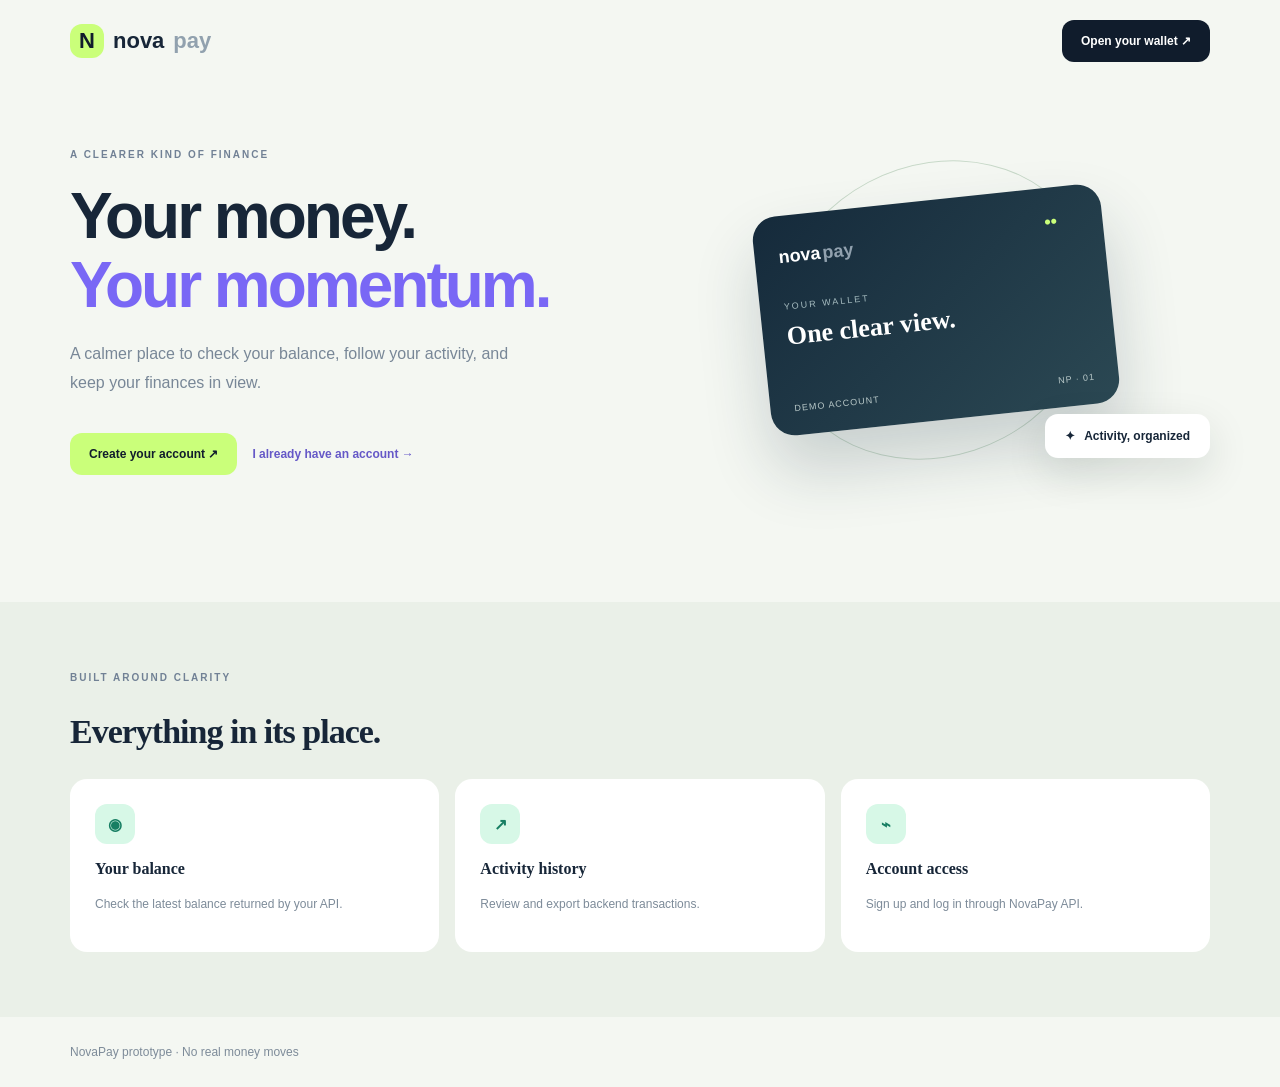
<file: index.html>
<!doctype html><html lang="en"><head><meta charset="utf-8"><meta name="viewport" content="width=device-width,initial-scale=1"><title>NovaPay — Money, made clearer</title><link rel="stylesheet" href="css/styles.css"></head><body class="landing"><header class="wrap header"><a class="brand" href="index.html"><b>N</b> nova<span>pay</span></a><a class="btn" href="auth.html">Open your wallet ↗</a></header><main class="wrap hero"><section><small class="eyebrow">A CLEARER KIND OF FINANCE</small><h1>Your money.<br><em>Your momentum.</em></h1><p>A calmer place to check your balance, follow your activity, and keep your finances in view.</p><a class="btn primary" href="auth.html?mode=signup">Create your account ↗</a><a class="plain-link" href="auth.html">I already have an account →</a></section><aside class="hero-art"><div class="orbit"></div><div class="wallet"><div class="brand">nova<span>pay</span><b>••</b></div><small>YOUR WALLET</small><h2>One clear view.</h2><footer>DEMO ACCOUNT <span>NP · 01</span></footer></div><div class="float-card">✦ &nbsp; Activity, organized</div></aside></main><section class="features"><div class="wrap"><small class="eyebrow">BUILT AROUND CLARITY</small><h2>Everything in its place.</h2><div class="feature-grid"><article><b>◉</b><h3>Your balance</h3><p>Check the latest balance returned by your API.</p></article><article><b>↗</b><h3>Activity history</h3><p>Review and export backend transactions.</p></article><article><b>⌁</b><h3>Account access</h3><p>Sign up and log in through NovaPay API.</p></article></div></div></section><footer class="wrap footer">NovaPay prototype · No real money moves</footer></body></html>
</file>
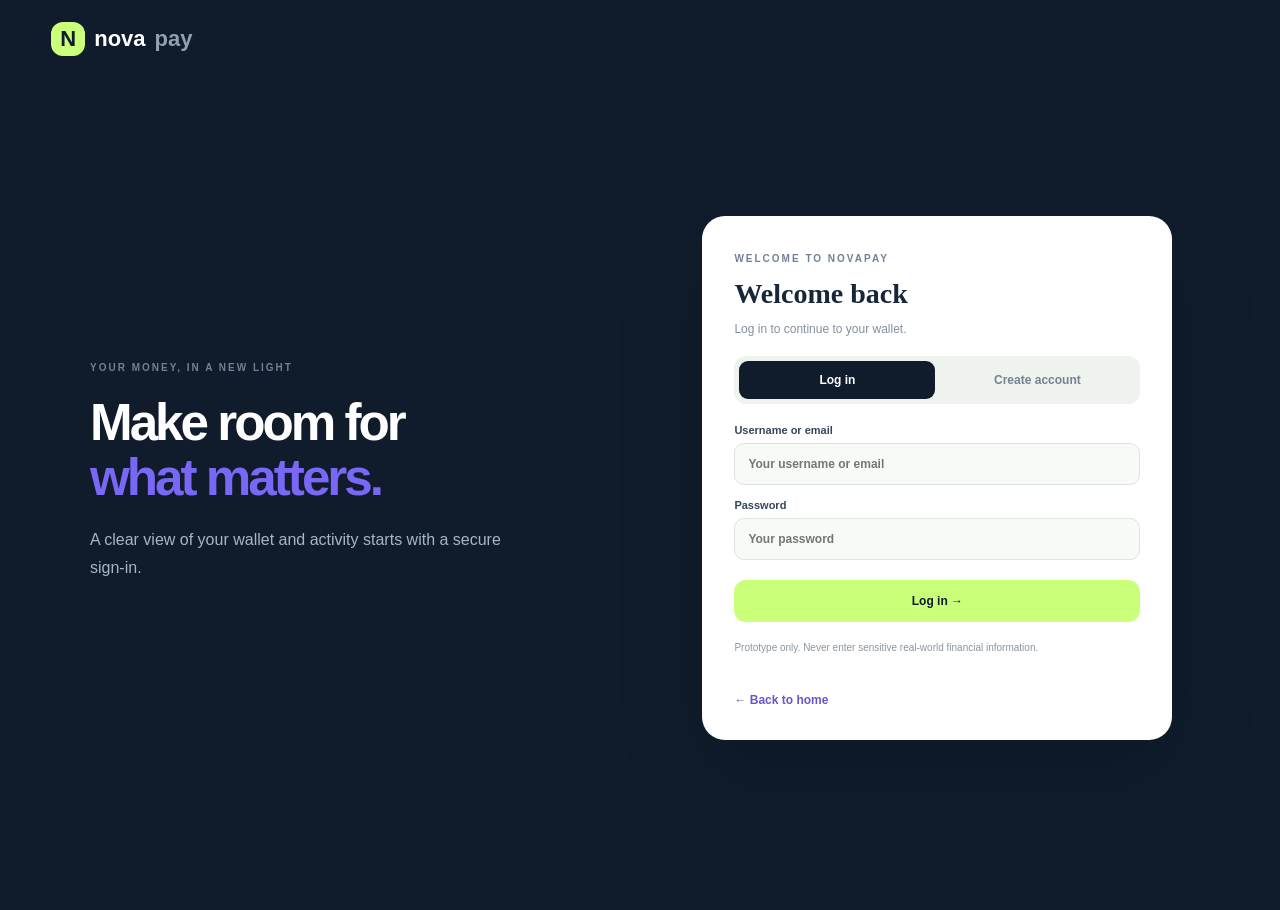
<file: app.html>
<!doctype html><html lang="en"><head><meta charset="utf-8"><meta name="viewport" content="width=device-width,initial-scale=1"><title>NovaPay dashboard</title><link rel="stylesheet" href="css/styles.css"></head><body class="dash-page"><aside class="sidebar" id="sidebar"><a class="brand" href="index.html"><b>N</b> nova<span>pay</span></a><small class="eyebrow">WORKSPACE</small><button class="nav active" data-view="overview">▦ &nbsp; Overview</button><button class="nav" data-view="transactions">↔ &nbsp; Transactions</button><button class="nav" data-view="profile">◎ &nbsp; Profile</button><div class="side-status">● &nbsp; API-connected prototype</div><button id="logout-btn" class="nav logout">↪ &nbsp; Log out</button><div class="side-user"><b id="side-avatar">N</b><span id="side-name">NovaPay user<small id="side-email"></small></span></div></aside><main class="dash-main"><header class="topbar"><button id="mobile-menu" class="mobile-only">☰</button><span>Workspace / <b id="crumb">Overview</b></span><div><button id="refresh-btn" class="icon-btn">↻ Refresh</button><b class="avatar" id="top-avatar">N</b></div></header><div class="content"><div id="global-message" class="message" hidden></div><section id="view-overview" class="view"><div class="page-title"><div><small class="eyebrow">YOUR MONEY, AT A GLANCE</small><h1>Good to see you, <span id="welcome-name">there</span> ✦</h1><p>Here’s what’s happening with your wallet.</p></div><button class="btn primary" id="export-btn">Export activity ↓</button></div><div class="stats"><article class="balance-card"><div class="between">Total balance <button id="balance-toggle">Hide</button></div><h2 id="big-balance">Loading…</h2><hr><small>Available wallet balance</small><strong id="available-balance">Loading…</strong></article><article class="stat"><small>Money in</small><h2 id="money-in">—</h2><p>Based on returned transactions</p></article><article class="stat"><small>Money out</small><h2 id="money-out">—</h2><p>Based on returned transactions</p></article></div><section class="panel"><div class="between"><div><h2>Recent transactions</h2><p>Your latest wallet activity</p></div><button class="plain-btn" data-view="transactions">View all ↗</button></div><div class="table-wrap"><table><thead><tr><th>Transaction</th><th>Date</th><th>Status</th><th class="right">Amount</th></tr></thead><tbody id="transaction-list"></tbody></table></div><div id="empty-transactions" class="empty" hidden>No transactions returned by your account yet.</div></section><div class="note">✦ <b>Prototype mode</b> — wallet and transaction data are read from your API. Transfers need a dedicated backend endpoint.</div></section><section id="view-transactions" class="view" hidden><div class="page-title"><div><small class="eyebrow">YOUR ACTIVITY</small><h1>Transactions</h1><p>Activity returned by your backend.</p></div><button class="btn primary" id="export-btn-2">Export CSV ↓</button></div><section class="panel"><h2>All transactions</h2><p id="transaction-count">Loading…</p><div class="table-wrap"><table><thead><tr><th>Transaction</th><th>Date</th><th>Status</th><th class="right">Amount</th></tr></thead><tbody id="all-transaction-list"></tbody></table></div><div id="all-empty-transactions" class="empty" hidden>No transactions returned by your account yet.</div></section></section><section id="view-profile" class="view" hidden><small class="eyebrow">ACCOUNT DETAILS</small><h1>Your profile</h1><section class="panel profile"><div class="profile-top"><b id="profile-avatar">N</b><div><h2 id="profile-name">—</h2><p id="profile-username">—</p></div></div><div class="profile-grid"><div><small>Username</small><strong id="profile-username-2">—</strong></div><div><small>Email</small><strong id="profile-email">—</strong></div><div><small>Currency</small><strong id="profile-currency">EGP</strong></div><div><small>Session</small><strong>Authenticated</strong></div></div><p class="footnote">Profile editing is not supported by the current backend.</p></section></section></div></main><div id="toast" class="toast"></div><script src="js/config.js"></script><script src="js/api.js"></script><script src="js/app.js"></script></body></html>
</file>
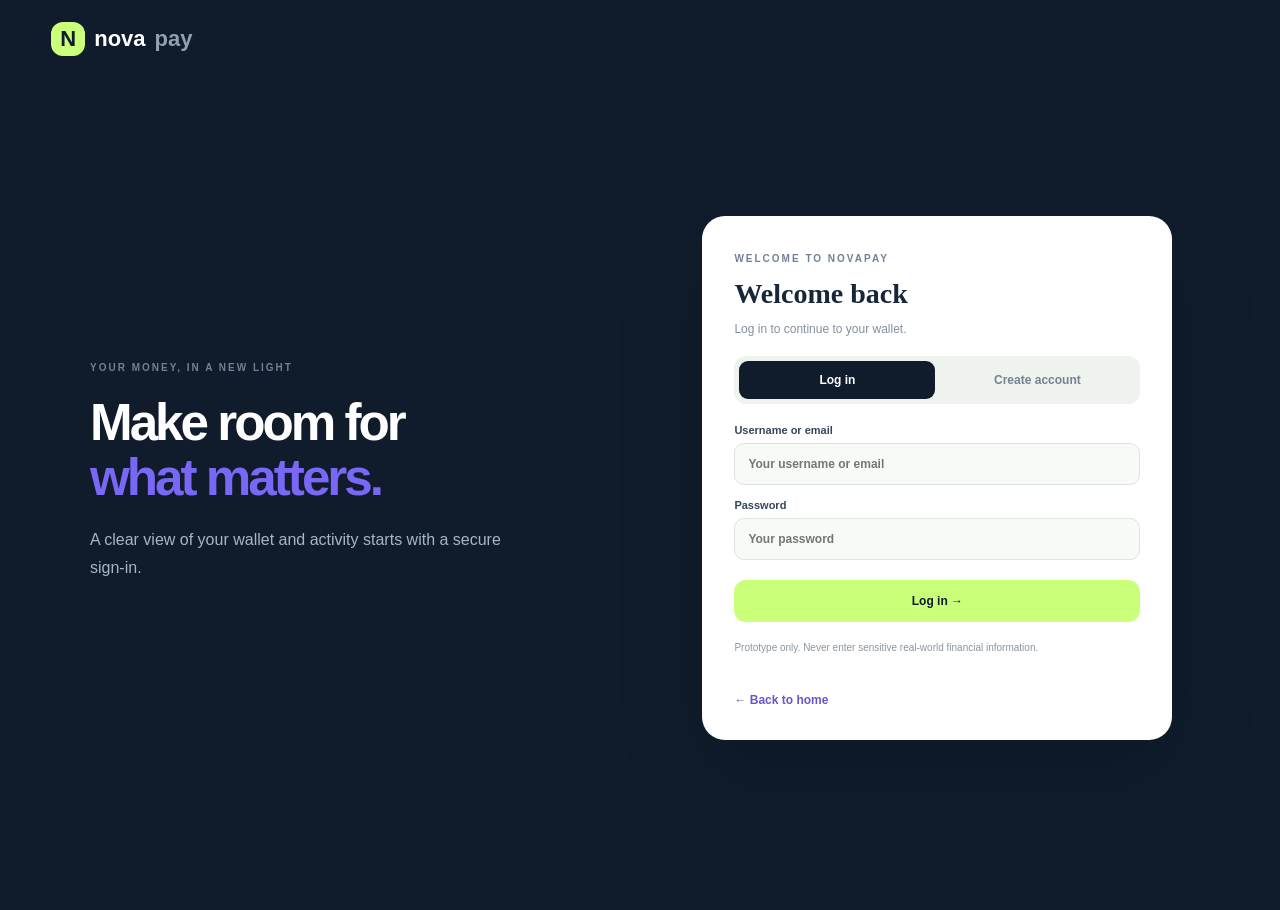
<file: auth.html>
<!doctype html><html lang="en"><head><meta charset="utf-8"><meta name="viewport" content="width=device-width,initial-scale=1"><title>Sign in — NovaPay</title><link rel="stylesheet" href="css/styles.css"></head><body class="auth-page"><a class="brand auth-brand" href="index.html"><b>N</b> nova<span>pay</span></a><main class="auth-layout"><section class="auth-story"><small class="eyebrow">YOUR MONEY, IN A NEW LIGHT</small><h1>Make room for<br><em>what matters.</em></h1><p>A clear view of your wallet and activity starts with a secure sign-in.</p></section><section class="auth-panel"><small class="eyebrow">WELCOME TO NOVAPAY</small><h2 id="auth-title">Welcome back</h2><p id="auth-subtitle">Log in to continue to your wallet.</p><div class="tabs"><button id="login-tab" class="active" type="button">Log in</button><button id="signup-tab" type="button">Create account</button></div><div id="auth-message" class="message" hidden></div><form id="login-form"><label>Username or email<input name="identifier" autocomplete="username" required placeholder="Your username or email"></label><label>Password<input name="password" type="password" required autocomplete="current-password" placeholder="Your password"></label><button class="btn primary full" type="submit">Log in →</button></form><form id="signup-form" hidden><label>Full name<input name="full_name" required placeholder="Your full name"></label><label>Username<input name="username" minlength="3" maxlength="30" required placeholder="At least 3 characters"></label><label>Email address<input name="email" type="email" required placeholder="you@example.com"></label><label>Password<input name="password" type="password" minlength="12" maxlength="128" required placeholder="At least 12 characters"></label><label class="check"><input type="checkbox" name="terms" required> I understand this is a prototype, not a real financial account.</label><button class="btn primary full" type="submit">Create account →</button></form><p class="footnote">Prototype only. Never enter sensitive real-world financial information.</p><a class="plain-link" href="index.html">← Back to home</a></section></main><script src="js/config.js"></script><script src="js/api.js"></script><script src="js/auth.js"></script></body></html>
</file>
<file: css/styles.css>
*{box-sizing:border-box} :root{--navy:#101c2c;--navy2:#1a3040;--ink:#172638;--muted:#7d8b99;--paper:#f4f7f2;--line:#e2e9e1;--lime:#caff7a;--purple:#7967f5;--mint:#d7f8e7;--peach:#ffeadb}body{margin:0;background:var(--paper);color:var(--ink);font-family:"DM Sans",Arial,sans-serif}a{color:inherit;text-decoration:none}button,input{font:inherit}button{cursor:pointer}.wrap{width:min(1140px,calc(100% - 40px));margin:auto}.brand{font:800 22px Manrope,Arial;color:inherit;display:flex;align-items:center;gap:9px}.brand b{display:inline-grid;place-items:center;width:34px;height:34px;border-radius:12px;background:var(--lime);color:var(--navy)}.brand span{color:#91a1ae}.header{height:82px;display:flex;align-items:center;justify-content:space-between}.btn{border:0;border-radius:12px;padding:14px 19px;background:var(--navy);color:white;font-weight:700;font-size:12px;display:inline-flex;justify-content:center;gap:15px;align-items:center}.primary{background:var(--lime);color:var(--navy)}.full{width:100%;margin-top:6px}.eyebrow{font-size:10px;letter-spacing:2px;font-weight:800;color:#718195}.hero{min-height:520px;display:grid;grid-template-columns:1fr 1fr;align-items:center;gap:45px;padding-bottom:65px}.hero h1,.auth-story h1{font:800 clamp(45px,5vw,68px)/1.08 Manrope,Arial;letter-spacing:-3px;margin:20px 0}.hero h1 em,.auth-story h1 em{color:var(--purple);font-style:normal}.hero p,.auth-story p{color:#788797;line-height:1.8;max-width:440px}.hero .btn{margin:20px 15px 0 0}.plain-link{display:inline-block;font-size:12px;font-weight:700;margin-top:20px;color:#6558c7}.hero-art{height:380px;display:grid;place-items:center;position:relative}.orbit{position:absolute;width:330px;height:290px;border:1px solid #c8d9c9;border-radius:50%;transform:rotate(-28deg)}.wallet{position:relative;width:min(350px,85%);height:220px;border-radius:24px;background:linear-gradient(140deg,#152a3b,#2b4853);padding:24px;color:white;box-shadow:0 35px 65px #1a304033;transform:rotate(-6deg)}.wallet .brand{color:white;font-size:18px}.wallet .brand b{display:none}.wallet .brand span{margin-left:-7px}.wallet .brand b:last-child{display:block;background:none;color:var(--lime);margin-left:auto}.wallet small{display:block;margin-top:28px;letter-spacing:2px;color:#a7bdc1;font-size:9px}.wallet h2{font:800 26px Manrope;margin:10px 0}.wallet footer{position:absolute;bottom:22px;left:24px;right:24px;display:flex;justify-content:space-between;font-size:9px;letter-spacing:1px;color:#b9c9c9}.float-card{position:absolute;right:0;bottom:42px;background:white;padding:15px 20px;border-radius:13px;box-shadow:0 15px 40px #122b2020;font-weight:700;font-size:12px}.features{background:#eaf0e8;padding:65px 0}.features h2{font:800 34px Manrope;letter-spacing:-1px}.feature-grid{display:grid;grid-template-columns:repeat(3,1fr);gap:16px}.feature-grid article{background:white;padding:25px;border-radius:17px}.feature-grid article>b{display:grid;place-items:center;background:var(--mint);width:40px;height:40px;border-radius:12px;color:#177e63}.feature-grid h3{font:700 16px Manrope}.feature-grid p,.footer{color:#7d8b99;font-size:12px;line-height:1.7}.footer{padding:25px 0}.auth-page{background:var(--navy);color:white;min-height:100vh;padding:22px 4vw}.auth-brand{margin-bottom:12px;color:white}.auth-layout{max-width:1100px;margin:auto;min-height:calc(100vh - 80px);display:grid;grid-template-columns:1fr 1fr;align-items:center;gap:7vw}.auth-story h1{font-size:clamp(40px,4vw,58px)}.auth-story p{color:#a6b6c3}.auth-panel{background:white;color:var(--ink);padding:32px;border-radius:23px;width:100%;max-width:470px;justify-self:center;box-shadow:0 35px 90px #0002}.auth-panel h2{font:800 28px Manrope;margin:12px 0 6px}.auth-panel>p{font-size:12px;color:#81909d}.tabs{display:grid;grid-template-columns:1fr 1fr;gap:4px;background:#eff3ee;border-radius:12px;padding:5px;margin:20px 0}.tabs button{border:0;border-radius:9px;padding:12px 4px;background:none;color:#748292;font-size:12px;font-weight:700}.tabs button.active{background:var(--navy);color:white}form{display:grid;gap:14px}label{font-size:11px;font-weight:700;color:#34465a}input:not([type=checkbox]){display:block;width:100%;margin-top:7px;padding:13px;border:1px solid #dce5dd;background:#f8faf8;border-radius:10px;outline:none;font-size:12px}input:focus{border-color:#7bcda4;box-shadow:0 0 0 3px #baf4d850}.check{display:flex;gap:9px;align-items:flex-start;line-height:1.6;color:#718094;font-weight:500}.check input{margin-top:3px;accent-color:#6558c7}.footnote{font-size:10px!important;line-height:1.7;color:#8995a0!important;margin:17px 0}.message{padding:12px;border-radius:10px;background:#fff0e9;border:1px solid #f4d1c2;color:#a54827;font-size:12px;line-height:1.6;overflow-wrap:anywhere;margin:10px 0}.message.success{background:#e9fbf1;color:#176849;border-color:#c5f0d8}[hidden]{display:none!important}.dash-page{background:#f4f7f3}.sidebar{position:fixed;inset:0 auto 0 0;width:230px;background:var(--navy);color:white;padding:25px 15px;display:flex;flex-direction:column;z-index:5}.sidebar .brand{margin-bottom:40px}.sidebar .eyebrow{color:#8398a8;margin:0 10px 14px}.nav{border:0;text-align:left;background:none;color:#afbdca;padding:14px 12px;border-radius:11px;font-size:12px;font-weight:600;margin-bottom:5px}.nav.active,.nav:hover{background:#26394a;color:var(--lime)}.side-status{margin-top:auto;padding:12px 9px;background:#192c3b;border:1px solid #2b4350;border-radius:11px;font-size:10px;color:#b6c7ce}.logout{margin-top:12px}.side-user{border-top:1px solid #2a3a4b;padding-top:17px;margin-top:12px;display:flex;align-items:center;gap:10px;font-size:11px}.side-user>b,.avatar{display:grid;place-items:center;width:34px;height:34px;border-radius:11px;background:var(--lime);color:var(--navy);font-weight:800}.side-user small{display:block;color:#93a5b3;font-size:9px;margin-top:4px}.dash-main{margin-left:230px;min-width:0}.topbar{height:66px;background:white;border-bottom:1px solid var(--line);display:flex;justify-content:space-between;align-items:center;padding:0 30px;font-size:11px;color:#83909d;position:sticky;top:0;z-index:3}.topbar>div{display:flex;align-items:center;gap:13px}.topbar b{color:var(--ink)}.icon-btn{background:white;border:1px solid var(--line);border-radius:10px;padding:9px 12px;font-size:11px}.mobile-only{display:none}.content{padding:30px;max-width:1500px;margin:auto}.page-title{display:flex;align-items:center;justify-content:space-between;gap:15px;margin-bottom:24px}.page-title h1{font:800 28px Manrope;letter-spacing:-1px;margin:10px 0 5px}.page-title p,.panel p{font-size:11px;color:#81909d}.stats{display:grid;grid-template-columns:1.25fr 1fr 1fr;gap:14px;margin-bottom:16px}.balance-card,.stat,.panel{background:white;border:1px solid #e0e7e1;border-radius:18px;padding:22px;min-width:0}.balance-card{background:var(--navy);color:white}.between{display:flex;align-items:center;justify-content:space-between;font-size:11px;color:#8b9ba8}.balance-card button{border:0;border-radius:7px;background:#293d4b;color:var(--lime);padding:6px 9px;font-size:10px}.balance-card h2{font:800 clamp(23px,2.4vw,34px) Manrope;letter-spacing:-1px;margin:22px 0}.balance-card hr{border:0;border-top:1px solid #344653}.balance-card small,.balance-card strong{display:block;font-size:10px;color:#a8b7c1;margin:10px 0}.balance-card strong{font-size:12px;color:white}.stat{min-height:155px}.stat small{color:#7d8b99;font-size:11px}.stat h2{font:800 25px Manrope;margin:20px 0 8px}.stat p{font-size:10px;color:#8795a1}.panel{margin-top:16px}.panel h2{font:700 16px Manrope;margin:0 0 5px}.plain-btn{border:0;background:none;color:#6558c7;font-weight:700;font-size:11px}.table-wrap{overflow-x:auto}table{width:100%;border-collapse:collapse;min-width:480px}th{text-align:left;padding:12px 8px;color:#8b97a1;font-size:9px;font-weight:500;border-bottom:1px solid var(--line)}td{padding:13px 8px;border-bottom:1px solid #edf1ed;font-size:10px;color:#657486}.tx{display:flex;align-items:center;gap:9px}.tx-icon{display:grid;place-items:center;width:30px;height:30px;border-radius:10px;background:var(--peach);color:#b96a3c}.tx-icon.in{background:var(--mint);color:#16815f}.tx strong,.tx small{display:block}.tx strong{color:#26384a;font-size:10px}.tx small{font-size:9px;color:#98a2ad;margin-top:4px}.status{background:#e8f9ef;color:#278060;padding:5px 8px;border-radius:20px;font-size:9px}.right{text-align:right}.positive{color:#17815f;font-weight:700}.empty{padding:30px;text-align:center;color:#81909d;font-size:12px}.note{margin-top:15px;padding:14px;background:#e9e7ff;border-radius:12px;color:#6658bc;font-size:11px}.note b{margin-right:5px}.profile{max-width:700px;margin-top:18px}.profile-top{display:flex;align-items:center;gap:14px;border-bottom:1px solid var(--line);padding-bottom:20px}.profile-top>b{display:grid;place-items:center;width:56px;height:56px;background:var(--lime);border-radius:16px;color:var(--navy);font-size:20px}.profile-top h2{margin:0 0 5px}.profile-top p{margin:0}.profile-grid{display:grid;grid-template-columns:1fr 1fr;gap:22px;padding:24px 0}.profile-grid small,.profile-grid strong{display:block}.profile-grid small{font-size:10px;color:#8795a1;margin-bottom:7px}.profile-grid strong{font-size:12px;overflow-wrap:anywhere}.toast{position:fixed;right:20px;bottom:20px;padding:13px 17px;background:var(--navy);color:white;border-radius:11px;font-size:12px;opacity:0;transform:translateY(10px);transition:.2s;pointer-events:none}.toast.show{opacity:1;transform:none}@media(max-width:950px){.stats{grid-template-columns:1fr 1fr}.balance-card{grid-column:1/-1}.content{padding:22px}.auth-layout{gap:25px}.auth-panel{padding:24px}}@media(max-width:680px){.wrap{width:calc(100% - 30px)}.hero{grid-template-columns:1fr;padding:35px 0}.hero h1{font-size:48px}.hero-art{height:310px}.feature-grid{grid-template-columns:1fr}.auth-page{padding:15px}.auth-layout{display:block;min-height:0}.auth-story{display:none}.auth-panel{margin:35px auto;padding:23px 19px}.sidebar{transform:translateX(-110%);transition:transform .2s}.sidebar.open{transform:translateX(0)}.dash-main{margin-left:0}.topbar{padding:0 14px}.mobile-only{display:block;border:1px solid var(--line);background:white;border-radius:8px;padding:7px}.content{padding:20px 13px}.page-title{align-items:flex-start;flex-direction:column}.page-title h1{font-size:24px}.stats{grid-template-columns:1fr}.balance-card{grid-column:auto}.panel{padding:16px 12px}.profile-grid{grid-template-columns:1fr}.header .btn{font-size:10px;padding:11px}.float-card{right:0}.hero .plain-link{display:block;margin-top:18px}}
</file>
